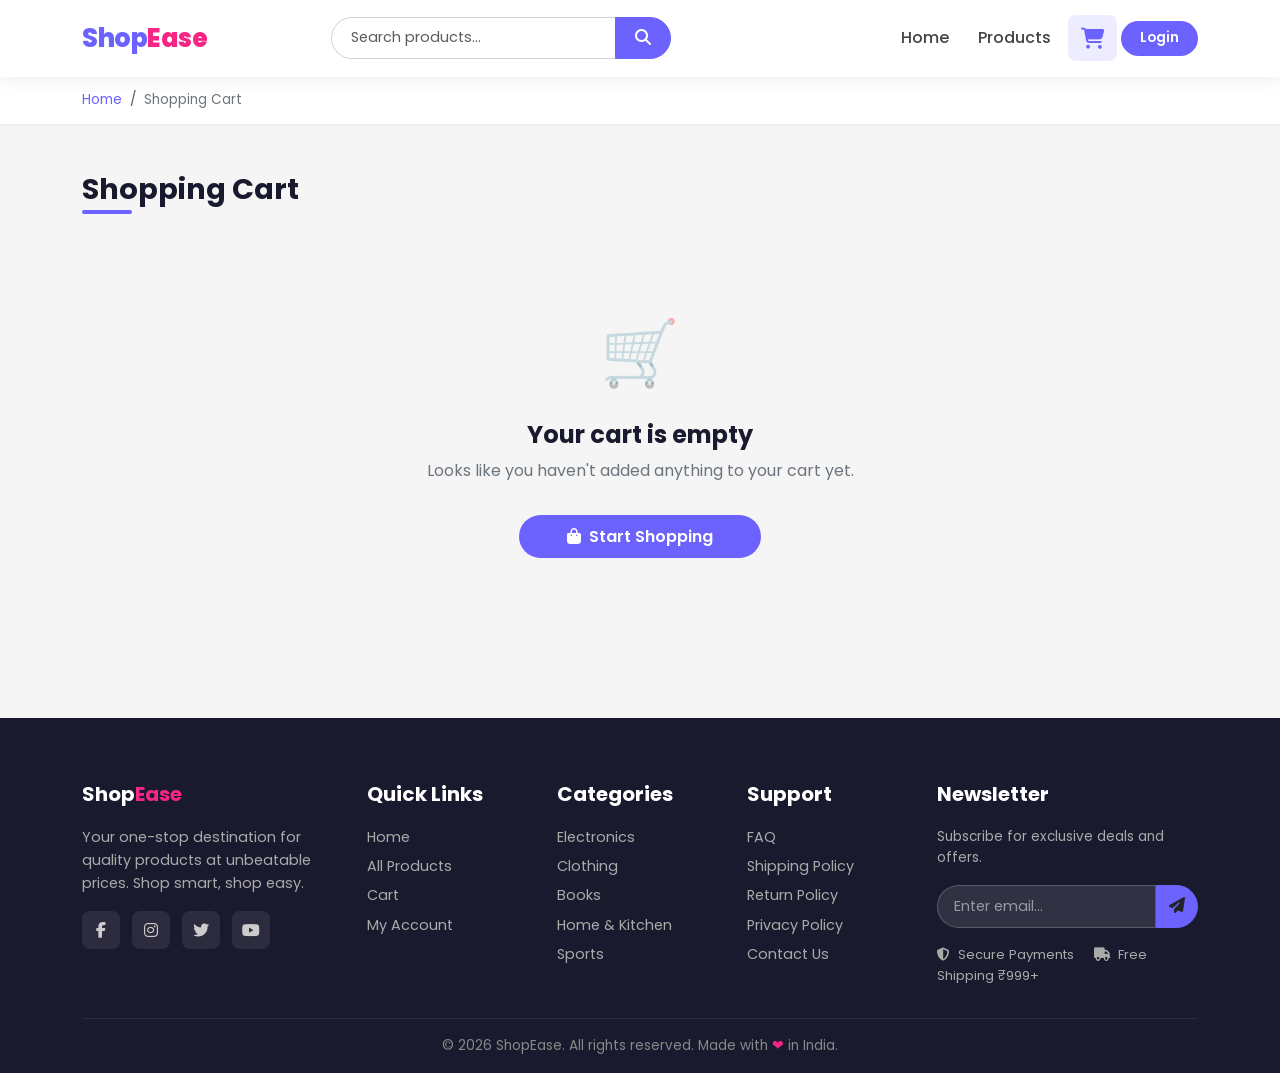
<file: e-com/pages/cart.html>
<!DOCTYPE html>
<html lang="en">
<head>
  <meta charset="UTF-8">
  <meta name="viewport" content="width=device-width, initial-scale=1.0">
  <title>Shopping Cart — ShopEase</title>
  <link rel="stylesheet" href="https://cdnjs.cloudflare.com/ajax/libs/font-awesome/6.5.0/css/all.min.css">
  <link href="https://cdn.jsdelivr.net/npm/bootstrap@5.3.2/dist/css/bootstrap.min.css" rel="stylesheet">
  <link rel="stylesheet" href="../css/style.css">
</head>
<body>
  <div id="navbar-placeholder"></div>

  <!-- Breadcrumb -->
  <div class="breadcrumb-wrapper">
    <div class="container">
      <nav aria-label="breadcrumb">
        <ol class="breadcrumb mb-0">
          <li class="breadcrumb-item"><a href="../index.html">Home</a></li>
          <li class="breadcrumb-item active">Shopping Cart</li>
        </ol>
      </nav>
    </div>
  </div>

  <div class="container py-5">
    <h2 class="section-title mb-4">Shopping Cart</h2>

    <!-- Empty Cart -->
    <div id="cartEmpty" class="d-none">
      <div class="empty-state">
        <div class="empty-icon">🛒</div>
        <h4>Your cart is empty</h4>
        <p>Looks like you haven't added anything to your cart yet.</p>
        <a href="products.html" class="btn btn-primary-custom mt-3 px-5">
          <i class="fas fa-shopping-bag me-2"></i>Start Shopping
        </a>
      </div>
    </div>

    <!-- Cart Content -->
    <div id="cartSection" class="d-none">
      <div class="row g-4">
        <!-- Cart Items -->
        <div class="col-lg-8">
          <!-- Progress for free shipping -->
          <div class="form-card mb-3 py-2 px-3">
            <div id="freeShippingMsg" class="small text-muted"></div>
          </div>

          <div class="cart-table table-responsive">
            <table class="table mb-0" id="cartItemsTable">
              <thead>
                <tr>
                  <th>Product</th>
                  <th>Price</th>
                  <th>Quantity</th>
                  <th>Subtotal</th>
                  <th></th>
                </tr>
              </thead>
              <tbody id="cartItemsBody"></tbody>
            </table>
          </div>

          <!-- Cart Actions -->
          <div class="d-flex justify-content-between align-items-center mt-3 flex-wrap gap-2">
            <a href="products.html" class="btn btn-outline-secondary rounded-pill">
              <i class="fas fa-arrow-left me-1"></i> Continue Shopping
            </a>
            <button class="btn btn-outline-danger rounded-pill" onclick="if(confirm('Clear entire cart?')){localStorage.removeItem('ecom_cart');location.reload();}">
              <i class="fas fa-trash me-1"></i> Clear Cart
            </button>
          </div>
        </div>

        <!-- Order Summary -->
        <div class="col-lg-4">
          <div class="order-summary-card">
            <h5 class="fw-700 mb-3">Order Summary</h5>
            <div class="text-muted small mb-2">
              <i class="fas fa-shopping-bag me-1"></i>
              <span id="summaryItemCount"></span>
            </div>

            <div class="summary-row">
              <span>Subtotal</span>
              <span id="summarySubtotal">₹0</span>
            </div>
            <div class="summary-row">
              <span>Discount</span>
              <span class="text-success" id="summaryDiscount">₹0</span>
            </div>
            <div class="summary-row">
              <span>Shipping</span>
              <span id="summaryShipping">₹99</span>
            </div>
            <hr>
            <div class="summary-row summary-total">
              <span>Total</span>
              <span id="summaryTotal">₹0</span>
            </div>

            <!-- Coupon -->
            <div class="mt-3">
              <label class="form-label small fw-600">Have a coupon?</label>
              <div class="input-group">
                <input type="text" class="form-control" id="couponInput" placeholder="Enter code (e.g. SAVE20)" style="text-transform:uppercase;">
                <button class="btn btn-outline-primary fw-600" id="applyCoupon">Apply</button>
              </div>
              <div class="mt-1 small text-muted">Try: SAVE10, SAVE20, FIRST50, SHOPEASE</div>
            </div>

            <!-- Checkout Button -->
            <a href="checkout.html" class="btn btn-primary-custom w-100 mt-4 py-3">
              <i class="fas fa-lock me-2"></i>Proceed to Checkout
            </a>

            <!-- Trust Badges -->
            <div class="d-flex justify-content-center gap-3 mt-3 text-muted" style="font-size:.78rem;">
              <span><i class="fas fa-shield-alt me-1"></i>Secure</span>
              <span><i class="fas fa-lock me-1"></i>Encrypted</span>
              <span><i class="fas fa-undo me-1"></i>Easy Return</span>
            </div>

            <!-- Payment Icons -->
            <div class="text-center mt-2 text-muted small">
              <i class="fab fa-cc-visa me-2 fs-5"></i>
              <i class="fab fa-cc-mastercard me-2 fs-5"></i>
              <i class="fab fa-cc-paypal me-2 fs-5"></i>
              <i class="fab fa-google-pay fs-5"></i>
            </div>
          </div>
        </div>
      </div>
    </div>
  </div>

  <div id="footer-placeholder"></div>

  <script src="https://cdn.jsdelivr.net/npm/bootstrap@5.3.2/dist/js/bootstrap.bundle.min.js"></script>
  <script src="../js/main.js"></script>
  <script src="../js/cart.js"></script>
</body>
</html>
</file>
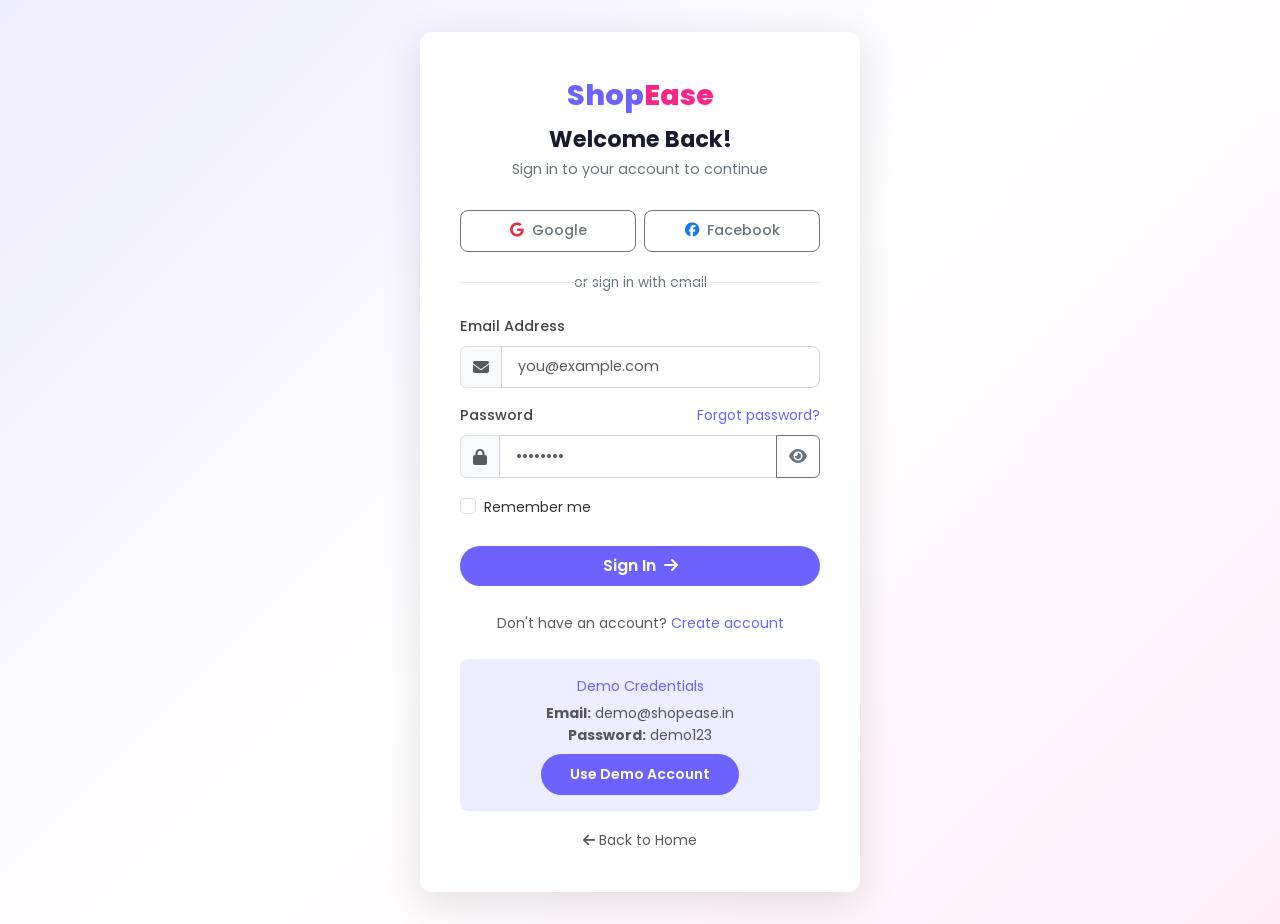
<file: e-com/pages/login.html>
<!DOCTYPE html>
<html lang="en">
<head>
  <meta charset="UTF-8">
  <meta name="viewport" content="width=device-width, initial-scale=1.0">
  <title>Login — ShopEase</title>
  <link rel="stylesheet" href="https://cdnjs.cloudflare.com/ajax/libs/font-awesome/6.5.0/css/all.min.css">
  <link href="https://cdn.jsdelivr.net/npm/bootstrap@5.3.2/dist/css/bootstrap.min.css" rel="stylesheet">
  <link rel="stylesheet" href="../css/style.css">
</head>
<body style="background:linear-gradient(135deg,var(--primary-light) 0%,#fff 50%,#ffeef8 100%);">
  <!-- Toast Container -->
  <div class="toast-container position-fixed bottom-0 end-0 p-3" id="toastContainer"></div>

  <div class="auth-wrapper">
    <div class="auth-card">
      <!-- Logo -->
      <div class="auth-logo">Shop<span style="color:var(--secondary)">Ease</span></div>
      <h4 class="auth-title">Welcome Back!</h4>
      <p class="auth-sub">Sign in to your account to continue</p>

      <!-- Social Login -->
      <div class="social-login row g-2 mb-3">
        <div class="col-6">
          <button class="btn btn-outline-secondary w-100" onclick="showToast('Social login coming soon!','info')">
            <i class="fab fa-google me-2 text-danger"></i>Google
          </button>
        </div>
        <div class="col-6">
          <button class="btn btn-outline-secondary w-100" onclick="showToast('Social login coming soon!','info')">
            <i class="fab fa-facebook me-2" style="color:#1877f2;"></i>Facebook
          </button>
        </div>
      </div>

      <div class="divider">or sign in with email</div>

      <!-- Login Form -->
      <form id="loginForm" novalidate>
        <div class="mb-3">
          <label class="form-label" for="loginEmail">Email Address</label>
          <div class="input-group">
            <span class="input-group-text"><i class="fas fa-envelope text-muted"></i></span>
            <input type="email" class="form-control" id="loginEmail" placeholder="you@example.com" autocomplete="email">
          </div>
          <div class="invalid-feedback" id="loginEmail-feedback"></div>
        </div>
        <div class="mb-3">
          <div class="d-flex justify-content-between">
            <label class="form-label" for="loginPassword">Password</label>
            <a href="#" class="text-primary-custom small" onclick="showToast('Password reset link sent!','info');return false;">Forgot password?</a>
          </div>
          <div class="input-group">
            <span class="input-group-text"><i class="fas fa-lock text-muted"></i></span>
            <input type="password" class="form-control" id="loginPassword" placeholder="••••••••" autocomplete="current-password">
            <button type="button" class="btn btn-outline-secondary toggle-pass" data-target="#loginPassword">
              <i class="fas fa-eye"></i>
            </button>
          </div>
          <div class="invalid-feedback" id="loginPassword-feedback"></div>
        </div>
        <div class="d-flex justify-content-between align-items-center mb-4">
          <div class="form-check">
            <input class="form-check-input" type="checkbox" id="rememberMe">
            <label class="form-check-label small" for="rememberMe">Remember me</label>
          </div>
        </div>
        <button type="submit" class="btn btn-primary-custom w-100 py-2 fs-6">
          Sign In <i class="fas fa-arrow-right ms-1"></i>
        </button>
      </form>

      <div class="text-center mt-4">
        <span class="text-muted small">Don't have an account? </span>
        <a href="register.html" class="text-primary-custom fw-600 small">Create account</a>
      </div>

      <div class="mt-4 p-3 rounded-3 text-center" style="background:var(--primary-light);">
        <div class="small text-primary-custom fw-600">Demo Credentials</div>
        <div class="small text-muted mt-1">
          <strong>Email:</strong> demo@shopease.in<br>
          <strong>Password:</strong> demo123
        </div>
        <button class="btn btn-sm btn-primary-custom mt-2" onclick="fillDemo()">Use Demo Account</button>
      </div>

      <div class="text-center mt-3">
        <a href="../index.html" class="text-muted small">
          <i class="fas fa-arrow-left me-1"></i>Back to Home
        </a>
      </div>
    </div>
  </div>

  <script src="https://cdn.jsdelivr.net/npm/bootstrap@5.3.2/dist/js/bootstrap.bundle.min.js"></script>
  <script src="../js/main.js"></script>
  <script src="../js/auth.js"></script>
  <script>
    // Seed demo user
    document.addEventListener('DOMContentLoaded', () => {
      const users = JSON.parse(localStorage.getItem('ecom_users') || '[]');
      const demoExists = users.find(u => u.email === 'demo@shopease.in');
      if (!demoExists) {
        users.push({
          id: 1001,
          name: 'Demo User',
          email: 'demo@shopease.in',
          password: hashSimple('demo123'),
          createdAt: new Date().toISOString(),
          orders: []
        });
        localStorage.setItem('ecom_users', JSON.stringify(users));
      }
    });
    function fillDemo() {
      document.getElementById('loginEmail').value = 'demo@shopease.in';
      document.getElementById('loginPassword').value = 'demo123';
    }
  </script>
</body>
</html>
</file>
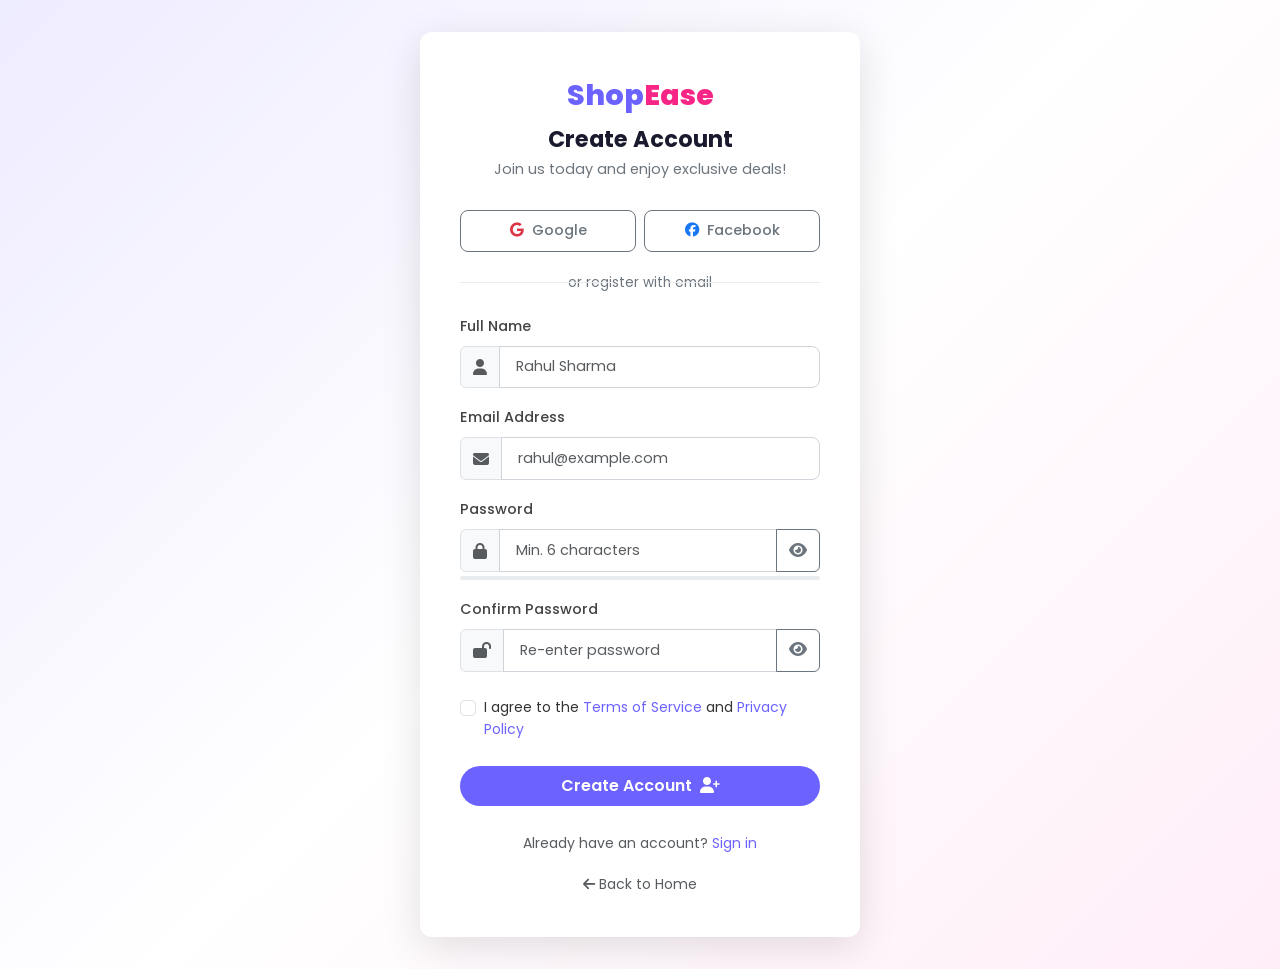
<file: e-com/pages/register.html>
<!DOCTYPE html>
<html lang="en">
<head>
  <meta charset="UTF-8">
  <meta name="viewport" content="width=device-width, initial-scale=1.0">
  <title>Create Account — ShopEase</title>
  <link rel="stylesheet" href="https://cdnjs.cloudflare.com/ajax/libs/font-awesome/6.5.0/css/all.min.css">
  <link href="https://cdn.jsdelivr.net/npm/bootstrap@5.3.2/dist/css/bootstrap.min.css" rel="stylesheet">
  <link rel="stylesheet" href="../css/style.css">
</head>
<body style="background:linear-gradient(135deg,#ffeef8 0%,#fff 50%,var(--primary-light) 100%);">
  <div class="toast-container position-fixed bottom-0 end-0 p-3" id="toastContainer"></div>

  <div class="auth-wrapper">
    <div class="auth-card">
      <div class="auth-logo">Shop<span style="color:var(--secondary)">Ease</span></div>
      <h4 class="auth-title">Create Account</h4>
      <p class="auth-sub">Join us today and enjoy exclusive deals!</p>

      <!-- Social Sign-up -->
      <div class="social-login row g-2 mb-3">
        <div class="col-6">
          <button class="btn btn-outline-secondary w-100" onclick="showToast('Social signup coming soon!','info')">
            <i class="fab fa-google me-2 text-danger"></i>Google
          </button>
        </div>
        <div class="col-6">
          <button class="btn btn-outline-secondary w-100" onclick="showToast('Social signup coming soon!','info')">
            <i class="fab fa-facebook me-2" style="color:#1877f2;"></i>Facebook
          </button>
        </div>
      </div>

      <div class="divider">or register with email</div>

      <form id="registerForm" novalidate>
        <div class="mb-3">
          <label class="form-label" for="regName">Full Name</label>
          <div class="input-group">
            <span class="input-group-text"><i class="fas fa-user text-muted"></i></span>
            <input type="text" class="form-control" id="regName" placeholder="Rahul Sharma" autocomplete="name">
          </div>
          <div class="invalid-feedback" id="regName-feedback"></div>
        </div>
        <div class="mb-3">
          <label class="form-label" for="regEmail">Email Address</label>
          <div class="input-group">
            <span class="input-group-text"><i class="fas fa-envelope text-muted"></i></span>
            <input type="email" class="form-control" id="regEmail" placeholder="rahul@example.com" autocomplete="email">
          </div>
          <div class="invalid-feedback" id="regEmail-feedback"></div>
        </div>
        <div class="mb-3">
          <label class="form-label" for="regPassword">Password</label>
          <div class="input-group">
            <span class="input-group-text"><i class="fas fa-lock text-muted"></i></span>
            <input type="password" class="form-control" id="regPassword" placeholder="Min. 6 characters" autocomplete="new-password">
            <button type="button" class="btn btn-outline-secondary toggle-pass" data-target="#regPassword">
              <i class="fas fa-eye"></i>
            </button>
          </div>
          <div class="invalid-feedback" id="regPassword-feedback"></div>
          <!-- Password strength -->
          <div class="mt-1" id="strengthBar" style="height:4px;border-radius:2px;background:var(--gray-200);overflow:hidden;">
            <div id="strengthFill" style="height:100%;width:0;transition:width .3s,background .3s;border-radius:2px;"></div>
          </div>
          <div class="small mt-1" id="strengthLabel" style="color:var(--gray-600);"></div>
        </div>
        <div class="mb-4">
          <label class="form-label" for="regConfirm">Confirm Password</label>
          <div class="input-group">
            <span class="input-group-text"><i class="fas fa-lock-open text-muted"></i></span>
            <input type="password" class="form-control" id="regConfirm" placeholder="Re-enter password" autocomplete="new-password">
            <button type="button" class="btn btn-outline-secondary toggle-pass" data-target="#regConfirm">
              <i class="fas fa-eye"></i>
            </button>
          </div>
          <div class="invalid-feedback" id="regConfirm-feedback"></div>
        </div>

        <div class="form-check mb-4">
          <input class="form-check-input" type="checkbox" id="agreeTerms" required>
          <label class="form-check-label small" for="agreeTerms">
            I agree to the <a href="#" class="text-primary-custom">Terms of Service</a> and
            <a href="#" class="text-primary-custom">Privacy Policy</a>
          </label>
        </div>

        <button type="submit" class="btn btn-primary-custom w-100 py-2 fs-6" id="registerBtn">
          Create Account <i class="fas fa-user-plus ms-1"></i>
        </button>
      </form>

      <div class="text-center mt-4">
        <span class="text-muted small">Already have an account? </span>
        <a href="login.html" class="text-primary-custom fw-600 small">Sign in</a>
      </div>

      <div class="text-center mt-3">
        <a href="../index.html" class="text-muted small">
          <i class="fas fa-arrow-left me-1"></i>Back to Home
        </a>
      </div>
    </div>
  </div>

  <script src="https://cdn.jsdelivr.net/npm/bootstrap@5.3.2/dist/js/bootstrap.bundle.min.js"></script>
  <script src="../js/main.js"></script>
  <script src="../js/auth.js"></script>
  <script>
    // Password strength indicator
    document.getElementById('regPassword')?.addEventListener('input', function() {
      const val = this.value;
      let score = 0;
      if (val.length >= 8) score++;
      if (/[A-Z]/.test(val)) score++;
      if (/[0-9]/.test(val)) score++;
      if (/[^A-Za-z0-9]/.test(val)) score++;
      const labels = ['', 'Weak', 'Fair', 'Good', 'Strong'];
      const colors = ['', '#e63946', '#fca311', '#4cc9f0', '#2dc653'];
      const widths = ['0%', '25%', '50%', '75%', '100%'];
      document.getElementById('strengthFill').style.width = widths[score];
      document.getElementById('strengthFill').style.background = colors[score];
      document.getElementById('strengthLabel').textContent = val ? `Password strength: ${labels[score]}` : '';
      document.getElementById('strengthLabel').style.color = colors[score];
    });

    // Terms check
    document.getElementById('registerForm').addEventListener('submit', function(e) {
      if (!document.getElementById('agreeTerms').checked) {
        e.stopImmediatePropagation();
        showToast('Please accept the Terms of Service to continue', 'warning');
        e.preventDefault();
      }
    }, true);
  </script>
</body>
</html>
</file>
<file: e-com/css/style.css>
/* ============================================================
   ShopEase E-Commerce — Global Styles
   ============================================================ */

@import url('https://fonts.googleapis.com/css2?family=Poppins:wght@300;400;500;600;700;800&display=swap');

/* ---------- CSS Variables ---------- */
:root {
  --primary:       #6c63ff;
  --primary-dark:  #5a52d5;
  --primary-light: #eeecff;
  --secondary:     #f72585;
  --accent:        #4cc9f0;
  --success:       #2dc653;
  --warning:       #fca311;
  --danger:        #e63946;
  --dark:          #1a1a2e;
  --gray-100:      #f8f9fa;
  --gray-200:      #e9ecef;
  --gray-400:      #ced4da;
  --gray-600:      #6c757d;
  --body-bg:       #f5f5f5;
  --card-shadow:   0 4px 20px rgba(0,0,0,.08);
  --card-hover:    0 8px 30px rgba(108,99,255,.2);
  --radius:        12px;
  --radius-sm:     8px;
  --transition:    all .3s ease;
}

/* ---------- Base ---------- */
*, *::before, *::after { box-sizing: border-box; }

body {
  font-family: 'Poppins', sans-serif;
  background: var(--body-bg);
  color: #333;
  line-height: 1.6;
}

a { text-decoration: none; }
a:hover { text-decoration: none; }

img { max-width: 100%; }

.section-title {
  font-size: 1.8rem;
  font-weight: 700;
  color: var(--dark);
  position: relative;
  padding-bottom: .5rem;
}
.section-title::after {
  content: '';
  position: absolute;
  bottom: 0; left: 0;
  width: 50px; height: 4px;
  background: var(--primary);
  border-radius: 2px;
}
.section-title.text-center::after {
  left: 50%; transform: translateX(-50%);
}

/* ---------- Navbar ---------- */
.navbar {
  background: #fff !important;
  box-shadow: 0 2px 20px rgba(0,0,0,.08);
  padding: .8rem 0;
}
.navbar-brand {
  font-weight: 800;
  font-size: 1.6rem;
  color: var(--primary) !important;
  letter-spacing: -0.5px;
}
.navbar-brand span { color: var(--secondary); }

.nav-link {
  font-weight: 500;
  color: #444 !important;
  padding: .4rem .8rem !important;
  border-radius: var(--radius-sm);
  transition: var(--transition);
}
.nav-link:hover, .nav-link.active {
  color: var(--primary) !important;
  background: var(--primary-light);
}

.search-form .form-control {
  border-radius: 50px 0 0 50px;
  border-right: none;
  border-color: var(--gray-400);
  padding: .5rem 1.2rem;
  font-size: .9rem;
}
.search-form .btn-search {
  border-radius: 0 50px 50px 0;
  background: var(--primary);
  border-color: var(--primary);
  color: #fff;
  padding: .5rem 1.2rem;
}
.search-form .btn-search:hover {
  background: var(--primary-dark);
}

.cart-icon {
  position: relative;
  font-size: 1.3rem;
  color: var(--dark);
  transition: var(--transition);
}
.cart-icon:hover { color: var(--primary); }

.cart-badge {
  position: absolute;
  top: -8px; right: -10px;
  background: var(--secondary);
  color: #fff;
  font-size: .65rem;
  font-weight: 700;
  width: 20px; height: 20px;
  border-radius: 50%;
  display: flex; align-items: center; justify-content: center;
}

.btn-auth {
  background: var(--primary);
  color: #fff !important;
  border-radius: 50px;
  padding: .4rem 1.2rem !important;
  font-weight: 600;
  font-size: .85rem;
  transition: var(--transition);
}
.btn-auth:hover {
  background: var(--primary-dark);
  transform: translateY(-1px);
}

/* ---------- Hero / Carousel ---------- */
.hero-carousel .carousel-item {
  height: 500px;
  overflow: hidden;
}
.hero-carousel .carousel-item img {
  width: 100%; height: 100%;
  object-fit: cover;
}
.hero-carousel .carousel-caption {
  background: rgba(26,26,46,.6);
  border-radius: var(--radius);
  padding: 2rem;
  max-width: 520px;
  left: 50%; transform: translateX(-50%);
  bottom: 60px;
  backdrop-filter: blur(4px);
}
.hero-carousel .carousel-caption h2 {
  font-weight: 800;
  font-size: 2rem;
}

/* ---------- Product Card ---------- */
.product-card {
  background: #fff;
  border-radius: var(--radius);
  box-shadow: var(--card-shadow);
  overflow: hidden;
  transition: var(--transition);
  border: none;
  height: 100%;
}
.product-card:hover {
  transform: translateY(-5px);
  box-shadow: var(--card-hover);
}

.product-card .card-img-wrapper {
  position: relative;
  overflow: hidden;
  height: 220px;
  background: var(--gray-100);
}
.product-card .card-img-wrapper img {
  width: 100%; height: 100%;
  object-fit: cover;
  transition: transform .4s ease;
}
.product-card:hover .card-img-wrapper img {
  transform: scale(1.06);
}

.product-card .badge-discount {
  position: absolute;
  top: 12px; left: 12px;
  background: var(--secondary);
  color: #fff;
  font-size: .72rem;
  font-weight: 700;
  padding: .25rem .6rem;
  border-radius: 50px;
}
.product-card .badge-new {
  position: absolute;
  top: 12px; right: 12px;
  background: var(--success);
  color: #fff;
  font-size: .72rem;
  font-weight: 700;
  padding: .25rem .6rem;
  border-radius: 50px;
}
.product-card .wishlist-btn {
  position: absolute;
  bottom: 12px; right: 12px;
  background: #fff;
  border: none;
  border-radius: 50%;
  width: 36px; height: 36px;
  display: flex; align-items: center; justify-content: center;
  box-shadow: 0 2px 8px rgba(0,0,0,.15);
  cursor: pointer;
  transition: var(--transition);
  color: var(--gray-600);
  font-size: 1rem;
}
.product-card .wishlist-btn:hover,
.product-card .wishlist-btn.active { color: var(--secondary); transform: scale(1.1); }

.product-card .card-body { padding: 1rem; }
.product-card .card-category {
  font-size: .73rem;
  font-weight: 600;
  color: var(--primary);
  text-transform: uppercase;
  letter-spacing: .5px;
}
.product-card .card-title {
  font-size: .95rem;
  font-weight: 600;
  color: var(--dark);
  margin: .3rem 0;
  display: -webkit-box;
  -webkit-line-clamp: 2;
  -webkit-box-orient: vertical;
  overflow: hidden;
}
.product-card .rating { font-size: .8rem; color: var(--warning); }
.product-card .rating span { color: var(--gray-600); font-size: .75rem; }

.product-card .price-section { margin: .5rem 0; }
.product-card .price-current {
  font-size: 1.1rem;
  font-weight: 700;
  color: var(--dark);
}
.product-card .price-original {
  font-size: .85rem;
  color: var(--gray-600);
  text-decoration: line-through;
  margin-left: .4rem;
}

.product-card .btn-cart {
  background: var(--primary);
  color: #fff;
  border: none;
  border-radius: 50px;
  padding: .45rem 1rem;
  font-size: .85rem;
  font-weight: 600;
  width: 100%;
  transition: var(--transition);
}
.product-card .btn-cart:hover {
  background: var(--primary-dark);
  transform: translateY(-1px);
}

/* ---------- Category Cards ---------- */
.category-card {
  background: #fff;
  border-radius: var(--radius);
  padding: 2rem 1rem;
  text-align: center;
  box-shadow: var(--card-shadow);
  transition: var(--transition);
  cursor: pointer;
  border: 2px solid transparent;
}
.category-card:hover {
  border-color: var(--primary);
  transform: translateY(-4px);
  box-shadow: var(--card-hover);
}
.category-card .cat-icon {
  width: 70px; height: 70px;
  border-radius: 50%;
  display: flex; align-items: center; justify-content: center;
  margin: 0 auto 1rem;
  font-size: 1.8rem;
}
.category-card .cat-name {
  font-weight: 600;
  color: var(--dark);
  margin-bottom: .3rem;
}
.category-card .cat-count {
  font-size: .8rem;
  color: var(--gray-600);
}

/* ---------- Buttons ---------- */
.btn-primary-custom {
  background: var(--primary);
  color: #fff;
  border: none;
  border-radius: 50px;
  padding: .6rem 1.8rem;
  font-weight: 600;
  transition: var(--transition);
}
.btn-primary-custom:hover {
  background: var(--primary-dark);
  color: #fff;
  transform: translateY(-2px);
  box-shadow: 0 6px 20px rgba(108,99,255,.35);
}
.btn-outline-custom {
  background: transparent;
  color: var(--primary);
  border: 2px solid var(--primary);
  border-radius: 50px;
  padding: .55rem 1.8rem;
  font-weight: 600;
  transition: var(--transition);
}
.btn-outline-custom:hover {
  background: var(--primary);
  color: #fff;
}

/* ---------- Filters Sidebar ---------- */
.filter-card {
  background: #fff;
  border-radius: var(--radius);
  box-shadow: var(--card-shadow);
  padding: 1.5rem;
  margin-bottom: 1.5rem;
}
.filter-title {
  font-weight: 700;
  font-size: 1rem;
  color: var(--dark);
  margin-bottom: 1rem;
  padding-bottom: .5rem;
  border-bottom: 2px solid var(--gray-200);
}
.filter-chip {
  display: inline-block;
  padding: .3rem .8rem;
  border-radius: 50px;
  font-size: .8rem;
  font-weight: 500;
  background: var(--gray-100);
  color: #555;
  margin: .2rem;
  cursor: pointer;
  transition: var(--transition);
  border: 1px solid transparent;
}
.filter-chip:hover, .filter-chip.active {
  background: var(--primary-light);
  color: var(--primary);
  border-color: var(--primary);
}

/* ---------- Star Rating ---------- */
.stars { color: var(--warning); }
.stars-outline { color: var(--gray-400); }

/* ---------- Cart ---------- */
.cart-table { background: #fff; border-radius: var(--radius); overflow: hidden; box-shadow: var(--card-shadow); }
.cart-table th { background: var(--gray-100); font-weight: 600; font-size: .85rem; color: var(--gray-600); text-transform: uppercase; letter-spacing: .5px; border: none; padding: 1rem; }
.cart-table td { vertical-align: middle; border: none; border-bottom: 1px solid var(--gray-200); padding: 1rem; }
.cart-table tr:last-child td { border-bottom: none; }

.qty-control {
  display: flex; align-items: center; gap: .5rem;
}
.qty-btn {
  width: 30px; height: 30px;
  border: 1px solid var(--gray-400);
  background: #fff;
  border-radius: 6px;
  display: flex; align-items: center; justify-content: center;
  cursor: pointer;
  transition: var(--transition);
  font-weight: 700;
}
.qty-btn:hover { background: var(--primary); color: #fff; border-color: var(--primary); }
.qty-input {
  width: 40px;
  text-align: center;
  border: 1px solid var(--gray-400);
  border-radius: 6px;
  font-weight: 600;
  font-size: .9rem;
}

.order-summary-card {
  background: #fff;
  border-radius: var(--radius);
  box-shadow: var(--card-shadow);
  padding: 1.5rem;
}
.order-summary-card .summary-row {
  display: flex; justify-content: space-between;
  font-size: .9rem;
  padding: .5rem 0;
  border-bottom: 1px solid var(--gray-200);
}
.order-summary-card .summary-row:last-of-type { border-bottom: none; }
.order-summary-card .summary-total {
  font-size: 1.1rem;
  font-weight: 700;
  color: var(--dark);
}

/* ---------- Forms ---------- */
.form-card {
  background: #fff;
  border-radius: var(--radius);
  box-shadow: var(--card-shadow);
  padding: 2rem;
}
.form-label { font-weight: 500; font-size: .9rem; color: #444; }
.form-control, .form-select {
  border-radius: var(--radius-sm);
  border-color: var(--gray-400);
  padding: .6rem 1rem;
  font-size: .9rem;
  transition: var(--transition);
}
.form-control:focus, .form-select:focus {
  border-color: var(--primary);
  box-shadow: 0 0 0 3px rgba(108,99,255,.15);
}
.form-control.is-invalid { border-color: var(--danger); }
.invalid-feedback { font-size: .8rem; }

/* ---------- Auth Pages ---------- */
.auth-wrapper {
  min-height: 100vh;
  display: flex; align-items: center; justify-content: center;
  background: linear-gradient(135deg, var(--primary-light) 0%, #fff 50%, #ffeef8 100%);
  padding: 2rem;
}
.auth-card {
  background: #fff;
  border-radius: var(--radius);
  box-shadow: 0 10px 40px rgba(0,0,0,.12);
  padding: 2.5rem;
  width: 100%;
  max-width: 440px;
}
.auth-card .auth-logo {
  font-size: 1.8rem;
  font-weight: 800;
  color: var(--primary);
  text-align: center;
  margin-bottom: .5rem;
}
.auth-card .auth-title {
  font-size: 1.4rem;
  font-weight: 700;
  text-align: center;
  color: var(--dark);
  margin-bottom: .3rem;
}
.auth-card .auth-sub {
  text-align: center;
  color: var(--gray-600);
  font-size: .9rem;
  margin-bottom: 1.8rem;
}
.social-login .btn {
  border-radius: 8px;
  font-weight: 500;
  font-size: .9rem;
  padding: .6rem;
}
.divider {
  text-align: center;
  position: relative;
  margin: 1.2rem 0;
  color: var(--gray-600);
  font-size: .85rem;
}
.divider::before, .divider::after {
  content: '';
  position: absolute;
  top: 50%;
  width: 42%;
  height: 1px;
  background: var(--gray-200);
}
.divider::before { left: 0; }
.divider::after { right: 0; }

/* ---------- Toast Notifications ---------- */
.toast-container { z-index: 9999; }
.custom-toast {
  border-radius: var(--radius-sm);
  border: none;
  box-shadow: 0 8px 25px rgba(0,0,0,.15);
}

/* ---------- Breadcrumb ---------- */
.breadcrumb-wrapper {
  background: #fff;
  padding: .8rem 0;
  box-shadow: 0 1px 4px rgba(0,0,0,.05);
}
.breadcrumb { margin: 0; font-size: .85rem; }
.breadcrumb-item a { color: var(--primary); }
.breadcrumb-item.active { color: var(--gray-600); }

/* ---------- Product Detail ---------- */
.product-images .main-image {
  width: 100%;
  height: 420px;
  object-fit: cover;
  border-radius: var(--radius);
  box-shadow: var(--card-shadow);
}
.thumb-images { display: flex; gap: .5rem; margin-top: .8rem; flex-wrap: wrap; }
.thumb-images img {
  width: 80px; height: 80px;
  object-fit: cover;
  border-radius: var(--radius-sm);
  cursor: pointer;
  border: 2px solid transparent;
  transition: var(--transition);
}
.thumb-images img.active,
.thumb-images img:hover { border-color: var(--primary); }

.product-detail-price {
  font-size: 2rem;
  font-weight: 800;
  color: var(--dark);
}
.product-detail-original {
  font-size: 1.1rem;
  color: var(--gray-600);
  text-decoration: line-through;
}
.product-detail-discount {
  background: var(--secondary);
  color: #fff;
  font-size: .8rem;
  font-weight: 700;
  padding: .3rem .7rem;
  border-radius: 50px;
}

/* ---------- Profile ---------- */
.profile-sidebar {
  background: #fff;
  border-radius: var(--radius);
  box-shadow: var(--card-shadow);
  padding: 1.5rem;
  text-align: center;
}
.profile-avatar {
  width: 100px; height: 100px;
  border-radius: 50%;
  object-fit: cover;
  border: 4px solid var(--primary-light);
  margin-bottom: 1rem;
}
.profile-name { font-weight: 700; font-size: 1.1rem; color: var(--dark); }
.profile-email { color: var(--gray-600); font-size: .85rem; }
.profile-nav .nav-link {
  color: #555;
  font-weight: 500;
  padding: .7rem 1rem;
  border-radius: var(--radius-sm);
  display: flex; align-items: center; gap: .6rem;
}
.profile-nav .nav-link:hover,
.profile-nav .nav-link.active {
  background: var(--primary-light);
  color: var(--primary) !important;
}

.order-card {
  background: #fff;
  border-radius: var(--radius);
  box-shadow: var(--card-shadow);
  padding: 1.2rem;
  margin-bottom: 1rem;
  transition: var(--transition);
}
.order-card:hover { box-shadow: var(--card-hover); }
.order-status { font-size: .78rem; font-weight: 700; padding: .25rem .7rem; border-radius: 50px; }
.status-delivered { background: #d4edda; color: #155724; }
.status-processing { background: #fff3cd; color: #856404; }
.status-shipped { background: #cce5ff; color: #004085; }
.status-cancelled { background: #f8d7da; color: #721c24; }

/* ---------- Hero Promo Banner ---------- */
.promo-banner {
  border-radius: var(--radius);
  padding: 3rem 2rem;
  background: linear-gradient(135deg, var(--primary) 0%, var(--primary-dark) 100%);
  color: #fff;
  position: relative;
  overflow: hidden;
}
.promo-banner::before {
  content: '';
  position: absolute;
  top: -50%; right: -10%;
  width: 300px; height: 300px;
  background: rgba(255,255,255,.08);
  border-radius: 50%;
}
.promo-banner h2 { font-weight: 800; font-size: 2rem; }
.promo-banner p { opacity: .85; }

/* ---------- Footer ---------- */
.footer {
  background: var(--dark);
  color: #ccc;
  padding: 4rem 0 1rem;
}
.footer h5 { color: #fff; font-weight: 700; margin-bottom: 1.2rem; }
.footer a { color: #aaa; font-size: .9rem; display: block; margin-bottom: .4rem; transition: var(--transition); }
.footer a:hover { color: var(--primary); padding-left: 4px; }
.footer .social-icons a {
  display: inline-flex; align-items: center; justify-content: center;
  width: 38px; height: 38px;
  background: rgba(255,255,255,.08);
  border-radius: 8px;
  color: #ccc;
  font-size: 1rem;
  margin-right: .5rem;
  transition: var(--transition);
}
.footer .social-icons a:hover { background: var(--primary); color: #fff; }
.footer .footer-bottom {
  border-top: 1px solid rgba(255,255,255,.08);
  margin-top: 2rem; padding-top: 1rem;
  text-align: center; font-size: .85rem; color: #888;
}
.newsletter-form .form-control {
  border-radius: 50px 0 0 50px;
  background: rgba(255,255,255,.1);
  border-color: rgba(255,255,255,.2);
  color: #fff;
}
.newsletter-form .form-control::placeholder { color: rgba(255,255,255,.5); }
.newsletter-form .btn { border-radius: 0 50px 50px 0; background: var(--primary); border-color: var(--primary); }

/* ---------- Empty State ---------- */
.empty-state {
  text-align: center;
  padding: 4rem 2rem;
  color: var(--gray-600);
}
.empty-state .empty-icon { font-size: 4rem; margin-bottom: 1rem; opacity: .4; }
.empty-state h4 { color: var(--dark); font-weight: 700; }

/* ---------- Loader ---------- */
.spinner-overlay {
  position: fixed; inset: 0;
  background: rgba(255,255,255,.7);
  display: flex; align-items: center; justify-content: center;
  z-index: 9999;
}
.spinner-ring {
  width: 48px; height: 48px;
  border: 4px solid var(--gray-200);
  border-top-color: var(--primary);
  border-radius: 50%;
  animation: spin .8s linear infinite;
}
@keyframes spin { to { transform: rotate(360deg); } }

/* ---------- Range Slider ---------- */
.form-range::-webkit-slider-thumb { background: var(--primary); }
.form-range::-moz-range-thumb { background: var(--primary); }

/* ---------- Pagination ---------- */
.pagination .page-link {
  border-radius: 8px;
  margin: 0 3px;
  border: 1px solid var(--gray-200);
  color: var(--primary);
  font-weight: 500;
}
.pagination .page-item.active .page-link {
  background: var(--primary);
  border-color: var(--primary);
}
.pagination .page-link:hover {
  background: var(--primary-light);
  color: var(--primary);
}

/* ---------- Checkout Steps ---------- */
.checkout-steps {
  display: flex; align-items: center; justify-content: center;
  gap: 0; margin-bottom: 2rem;
}
.step {
  display: flex; align-items: center; gap: .5rem;
  font-size: .85rem; font-weight: 500;
  color: var(--gray-600);
}
.step-num {
  width: 32px; height: 32px;
  border-radius: 50%;
  border: 2px solid var(--gray-400);
  display: flex; align-items: center; justify-content: center;
  font-weight: 700; font-size: .85rem;
  transition: var(--transition);
}
.step.active .step-num { background: var(--primary); border-color: var(--primary); color: #fff; }
.step.done .step-num { background: var(--success); border-color: var(--success); color: #fff; }
.step-line { flex: 1; height: 2px; background: var(--gray-200); margin: 0 .5rem; max-width: 80px; }

/* ---------- Utilities ---------- */
.text-primary-custom { color: var(--primary) !important; }
.bg-primary-custom { background: var(--primary) !important; }
.bg-primary-light { background: var(--primary-light) !important; }
.cursor-pointer { cursor: pointer; }
.hover-lift { transition: var(--transition); }
.hover-lift:hover { transform: translateY(-3px); }

/* ============ Back to Top ============ */
#backToTop {
  position: fixed;
  bottom: 2rem; right: 2rem;
  width: 44px; height: 44px;
  background: var(--primary);
  color: #fff;
  border: none;
  border-radius: 50%;
  font-size: 1.1rem;
  display: none;
  align-items: center; justify-content: center;
  box-shadow: 0 4px 15px rgba(108,99,255,.4);
  cursor: pointer;
  z-index: 999;
  transition: var(--transition);
}
#backToTop.show { display: flex; }
#backToTop:hover { background: var(--primary-dark); transform: translateY(-3px); }
</file>
